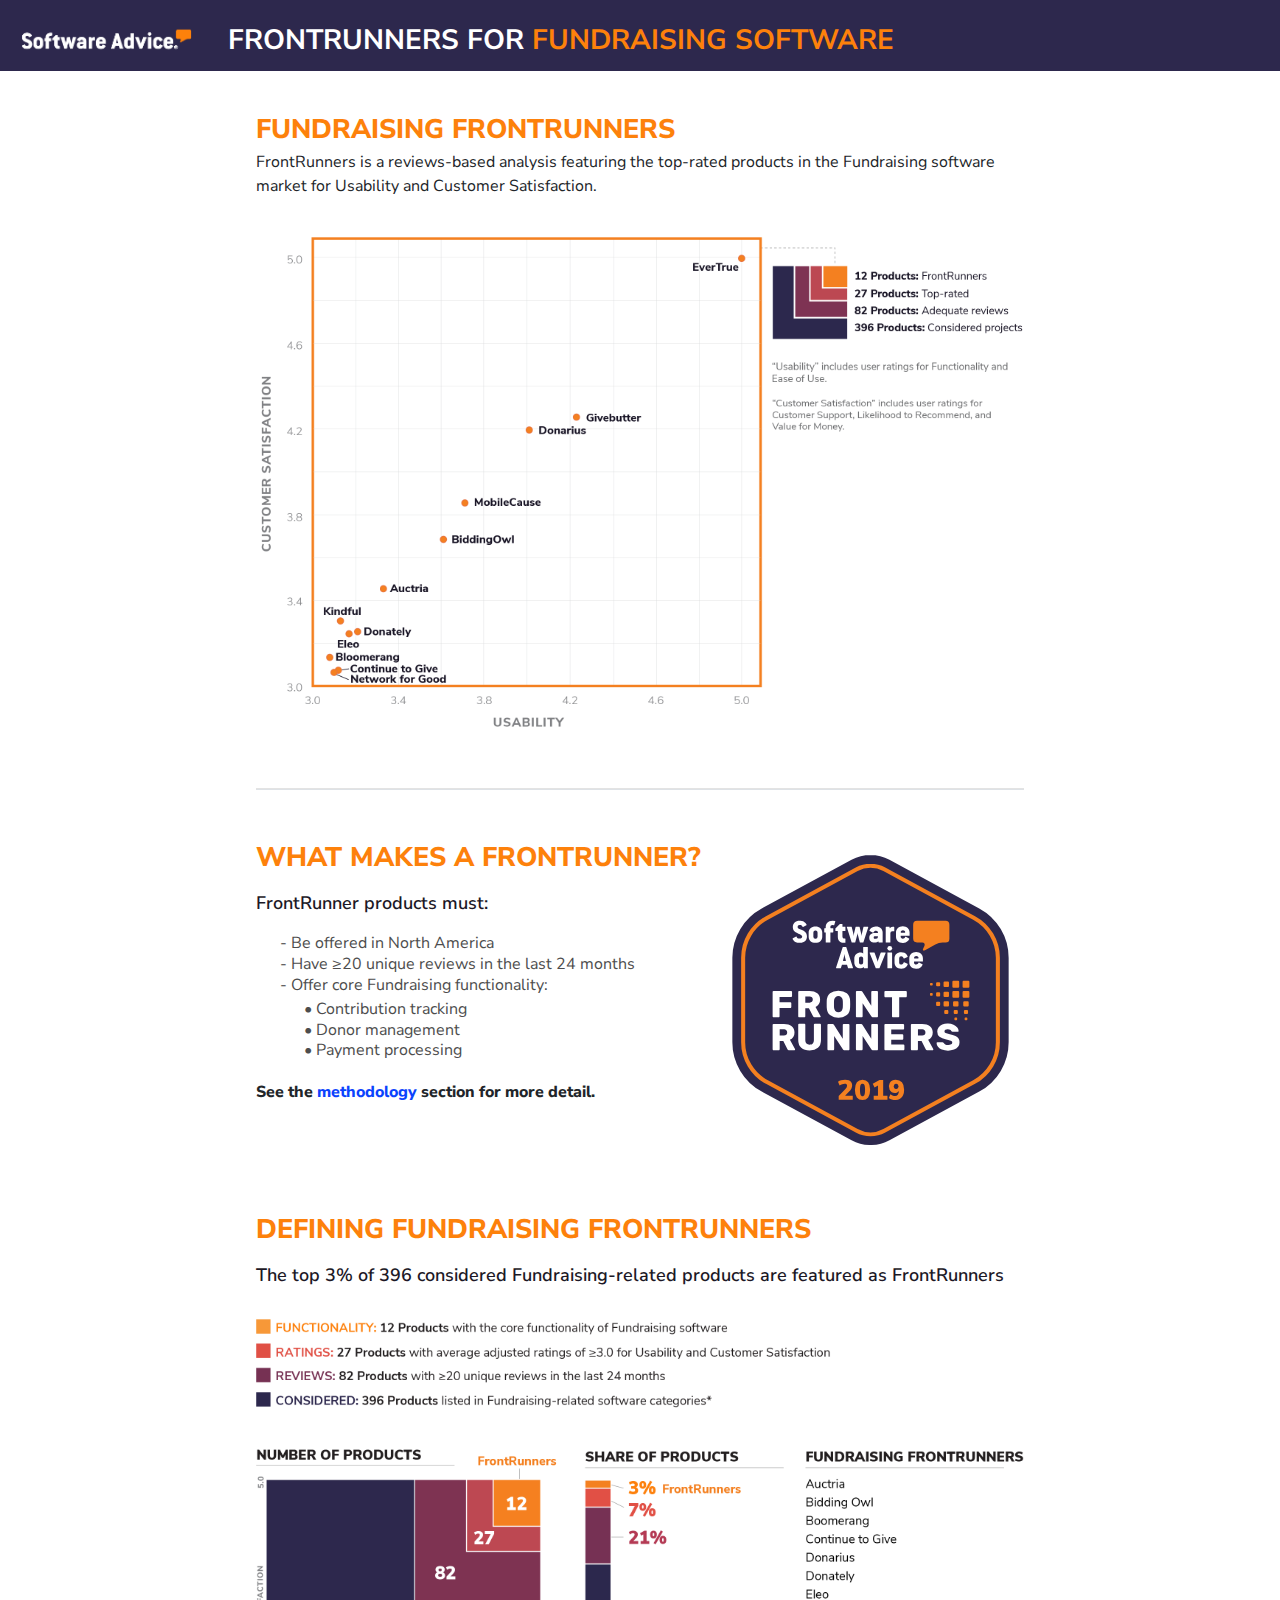
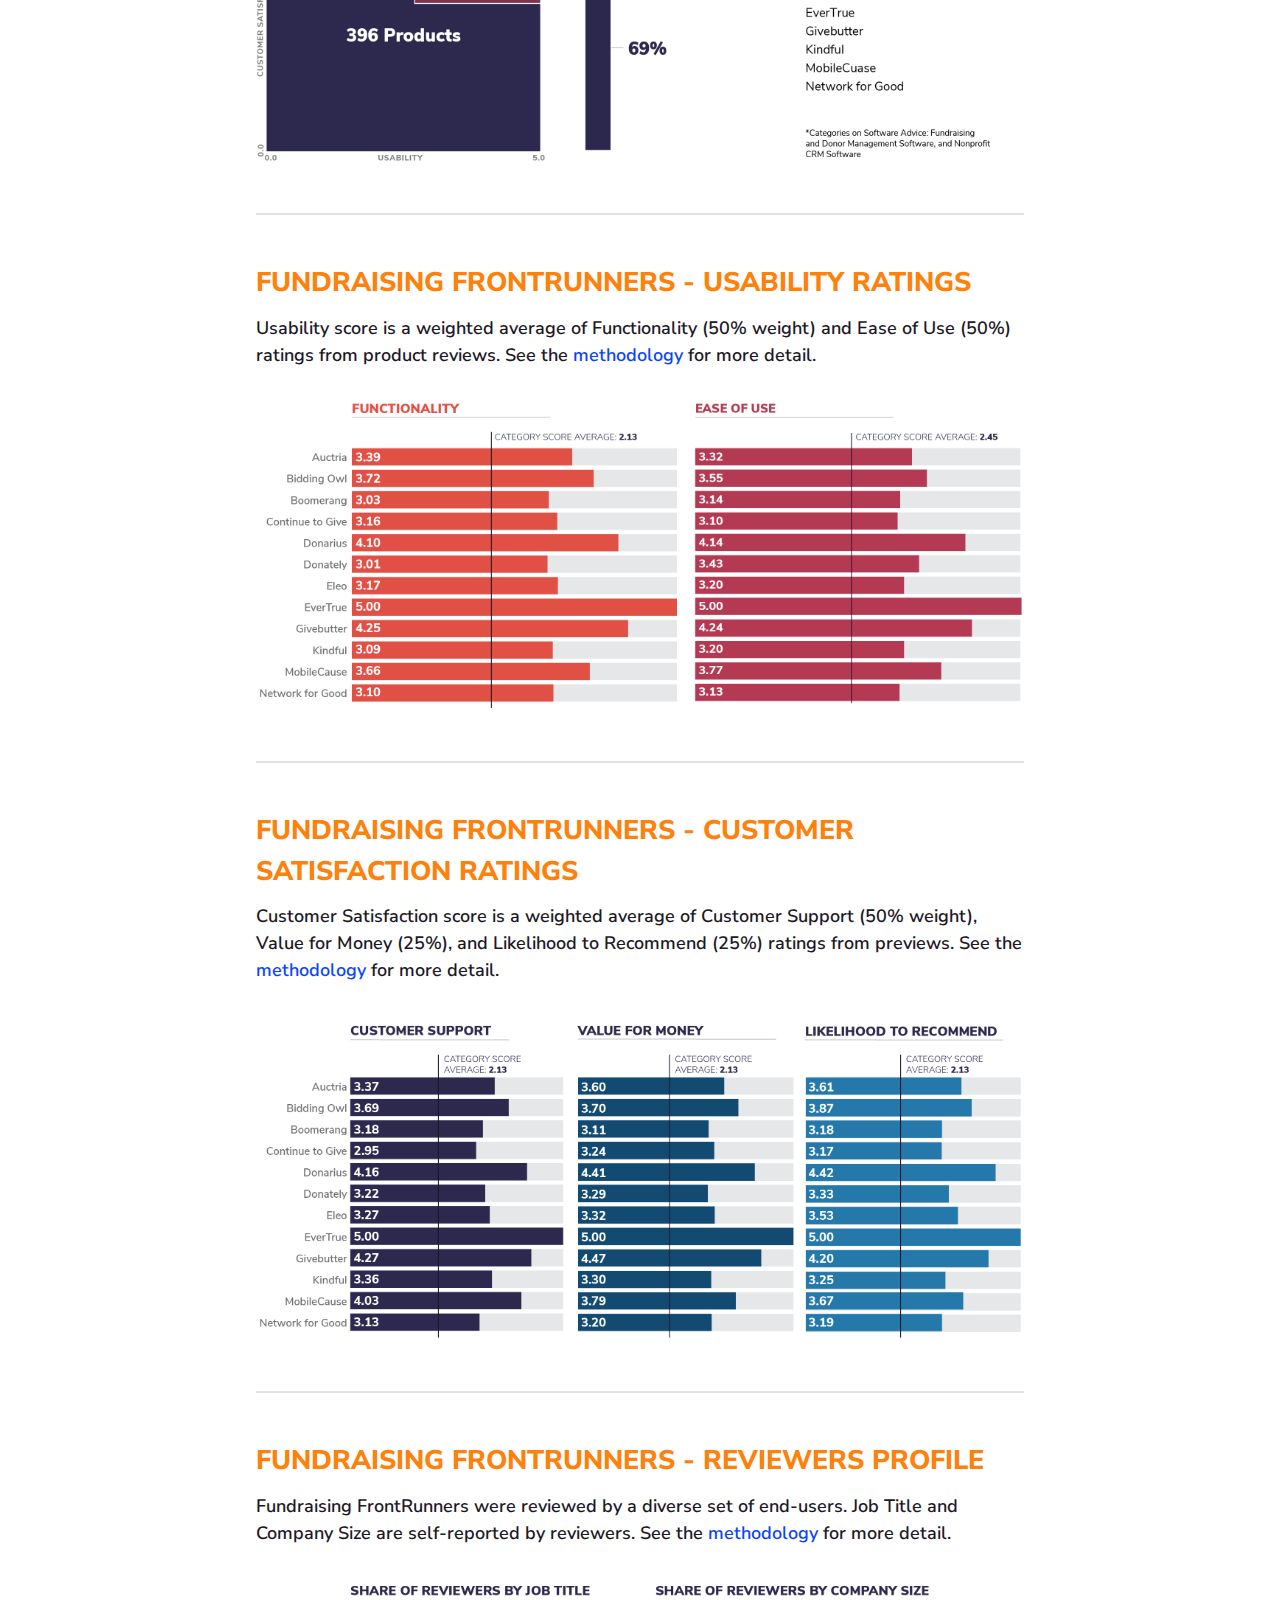
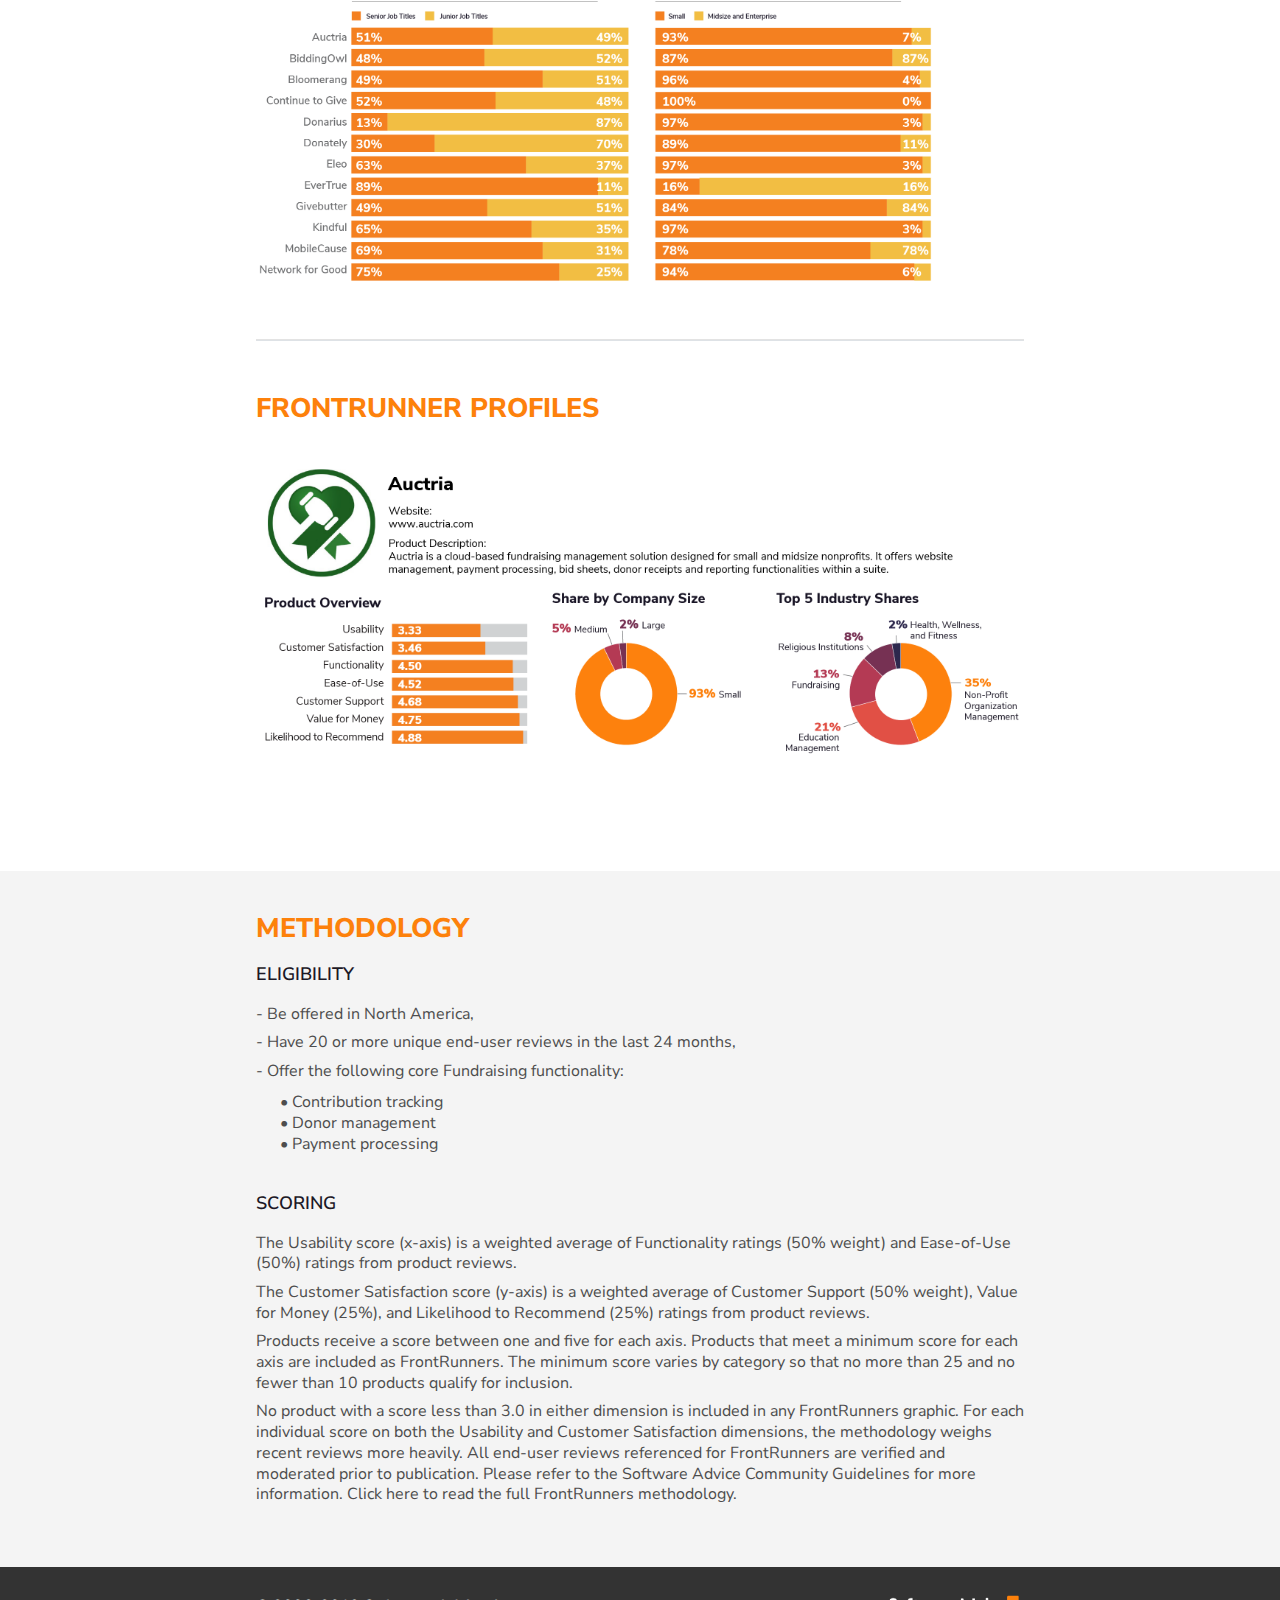
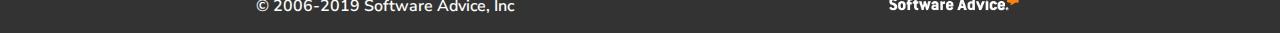
<file: index.html>
<!DOCTYPE html>

    <head>
      <title>Branded content</title>
      <link href="https://fonts.googleapis.com/css?family=Nunito+Sans:300,400,600,700,800,900&display=swap" rel="stylesheet">
      <link rel="stylesheet" href="https://stackpath.bootstrapcdn.com/bootstrap/4.3.1/css/bootstrap.min.css" integrity="sha384-ggOyR0iXCbMQv3Xipma34MD+dH/1fQ784/j6cY/iJTQUOhcWr7x9JvoRxT2MZw1T" crossorigin="anonymous">


      <link rel="stylesheet" href="css/styles.css">
    </head>

    <body>
      <!-- <header class="header">
          <div class="header-content">
              <div class="header-logo">
                 <img src="./assets/header/sa_logo.png" alt=""/>
              </div>
              <div class="header-text">
                  FrontRunners for <br/>
                  <div class="orange">Fundraising Software</div>
              </div>
              <div class="header-subText">
                  FrontRunners is a reviews-based analysis featuring the top-rated products in the Fundraising <br/>
                  software market for Usability and Customer Satisfaction.
              </div>
          </div>
      </header> -->

      <div class="container-fluid header">
        <div class="row align-items-center">
          <div class="col-lg-2 header-logo">
            <img src="./assets/header/sa_logo.png" alt="" />
          </div>
          <div class="col-sm-8">
            <div class="header-text">
              FrontRunners for
              <span class="orange">Fundraising Software</span>
            </div>
            <div class="col-lg-2">
            </div>
          </div>

        </div>

      </div>

      <aside class="aside">
        <div class="aside-content">
          <div class="flex-column">
            <span class="font-large orange-text extra-bold">Fundraising FrontRunners </span>
          </div>
          <div class="header-subText">
            FrontRunners is a reviews-based analysis featuring the top-rated products in the Fundraising software market for Usability and Customer Satisfaction.
          </div>
          <div class="grid-12">
            <div class="gray-box">
              <img src="assets/widgetOne/2020 Iterations_FR Grid_v2.png" />
            </div>
          </div>
          <div class="border-bottom"></div>
        </div>
      </aside>

      <aside class="aside">
        <div class="aside-content">
          <div class="widget-one">
            <div class="grid-8">
              <div class="flex-column">
                <span class="font-large orange-text extra-bold"> What Makes A FrontRunner? </span>
                <span class="font-medium semi-bold widget-one-sub-text ">
                  FrontRunner products must:
                </span>
                <span class="flex-column font-small semi-bold widget-one-info-text grey-text">
                  <span> - Be offered in North America </span>
                  <span> - Have ≥20 unique reviews in the last 24 months </span>
                  <span> - Offer core Fundraising functionality: </span>
                  <span class="widget-one-info-sub-text">
                    • Contribution tracking <br />
                    • Donor management <br />
                    • Payment processing<br />
                  </span>
                </span>
                <span class="font-small extra-bold">
                  See the <a class="link" href="https://www.softwareadvice.com/frontrunners-methodology"> methodology</a>  section for more detail.
                </span>
              </div>
            </div>
            <div class="grid-4 badgeImage verticalCenter">
              <img src="./assets/widgetOne/FRBadge.svg" />
            </div>
          </div>
        </div>
      </aside>

      <aside class="aside">
        <div class="aside-content">
          <div class="flex-column">
            <span class="font-large orange-text extra-bold"> Defining Fundraising FrontRunners </span>
            <span class="font-medium semi-bold widget-one-sub-text ">
              The top 3% of 396 considered Fundraising-related products are featured as FrontRunners
            </span>
          </div>
          <div class="grid-12">
            <div class="gray-box">
              <img src="assets/widgetOne/2020 Iterations_GridExplainer_v2.png" />
            </div>
          </div>
          <div class="border-bottom"></div>
        </div>
      </aside>



      <aside class="aside">
        <div class="aside-content">
          <div class="flex-column">
            <span class="font-large orange-text extra-bold"> Fundraising FrontRunners - Usability Ratings </span>
            <span class="font-medium semi-bold widget-one-sub-text ">
              Usability score is a weighted average of Functionality (50% weight) and Ease of Use (50%) ratings from product reviews. See the <a class="link" href="https://www.softwareadvice.com/frontrunners-methodology"> methodology</a> for more detail.

            </span>
          </div>
          <div class="grid-12">
            <div class="gray-box uasbility">
              <img src="assets/widgetOne/2020 Iterations_Usability_v2.png" />
            </div>
          </div>
          <div class="border-bottom"></div>
        </div>
      </aside>

      <aside class="aside">
        <div class="aside-content">
          <div class="flex-column">
            <span class="font-large orange-text extra-bold">Fundraising FrontRunners - Customer Satisfaction Ratings</span>
            <span class="font-medium semi-bold widget-one-sub-text ">
              Customer Satisfaction score is a weighted average of Customer Support (50% weight), Value for Money (25%), and Likelihood to Recommend (25%) ratings from previews. See the <a class="link" href="https://www.softwareadvice.com/frontrunners-methodology"> methodology</a> for more detail.
            </span>
          </div>
          <div class="grid-12">
            <div class="gray-box customer-satistaction">
              <img src="assets/widgetOne/2020 Iterations_Ease of Use_v2.png" />
            </div>
          </div>
          <div class="border-bottom"></div>
        </div>
      </aside>

      <aside class="aside">
            <div class="aside-content review">
                <div class="flex-column">
                    <span class="font-large orange-text extra-bold">Fundraising FrontRunners - Reviewers Profile</span>
                    <span class="font-medium semi-bold widget-one-sub-text ">
               Fundraising FrontRunners were reviewed by a diverse set of end-users. Job Title and Company Size are self-reported by reviewers. See the <a class="link" href="https://www.softwareadvice.com/frontrunners-methodology"> methodology</a> for more detail.
                  </span>
                </div>
                <div class="grid-12">
                  <div class="gray-box">
                    <img src="assets/widgetOne/2020 Iterations_UserReviews.png" />
                  </div>
                </div>
                <div class="border-bottom"></div>
            </div>
        </aside>

      <aside class="aside">
        <div class="aside-content">
          <div class="flex-column">
            <span class="font-large orange-text extra-bold">FrontRunner Profiles</span>
          </div>

          <div class="flex-column">
            <div class="gray-box">
              <img src="assets/widgetOne/2020 Iterations_Profile.png" alt="">
            </div>
          </div>


          <!-- <div class="widget-one three-cols">
                    <div class="grid-3 verticalCenter">
                       <div class="gray-box-2">
                           <img src="./assets/widgetOne/1.png"/>
                       </div>
                    </div>
                     <div class="grid-3 verticalCenter">
                        <div class="gray-box-2">
                            <img src="./assets/widgetOne/1.png"/>
                        </div>
                    </div>
                     <div class="grid-3 verticalCenter">
                        <div class="gray-box-2">
                            <img src="./assets/widgetOne/1.png"/>
                        </div>
                    </div>
                </div>
                      <div class="widget-one">
                    <div class="grid-3 verticalCenter">
                        <div class="gray-box-2">
                            <img src="./assets/widgetOne/1.png"/>
                        </div>
                    </div>
                     <div class="grid-3 verticalCenter">
                        <div class="gray-box-2">
                            <img src="./assets/widgetOne/1.png"/>
                        </div>
                    </div>
                     <div class="grid-3 verticalCenter">
                       <div class="gray-box-2">
                           <img src="./assets/widgetOne/1.png"/>
                       </div>
                    </div>
                   </div>
                   <div class="widget-one">
                    <div class="grid-3 verticalCenter">
                       <div class="gray-box-2">
                           <img src="./assets/widgetOne/1.png"/>
                       </div>
                    </div>
                     <div class="grid-3 verticalCenter">
                        <div class="gray-box-2">
                            <img src="./assets/widgetOne/1.png"/>
                        </div>
                    </div>
                     <div class="grid-3 verticalCenter">
                       <div class="gray-box-2">
                           <img src="./assets/widgetOne/1.png"/>
                       </div>
                    </div> -->
        </div>
        </div>
      </aside>
      <aside class="aside grey-bg">
        <div class="aside-content">
          <div class="flex-column">
            <span class="font-large orange-text extra-bold">Methodology </span>
            <span class="font-medium semi-bold widget-one-sub-text ">
              ELIGIBILITY
            </span>
            <span class="flex-column font-small semi-bold widget-one-info-text grey-text">
              <span> - Be offered in North America, </span>
              <span> - Have 20 or more unique end-user reviews in the last 24 months, </span>
              <span> - Offer the following core Fundraising functionality: </span>
              <span class="widget-one-info-sub-text">
                • Contribution tracking <br />
                • Donor management <br />
                • Payment processing<br />
              </span>
            </span>
            <span class="font-medium semi-bold widget-one-sub-text ">
              SCORING
            </span>
            <span class="flex-column font-small semi-bold widget-one-info-text grey-text">
              <span>The Usability score (x-axis) is a weighted average of Functionality ratings (50% weight) and Ease-of-Use (50%) ratings from product reviews.</span>
              <span>The Customer Satisfaction score (y-axis) is a weighted average of Customer Support (50% weight), Value for Money (25%), and Likelihood to Recommend (25%) ratings from product reviews.</span>
              <span> Products receive a score between one and five for each axis. Products that meet a minimum score for each axis are included as FrontRunners. The minimum score varies by category so that no more than 25 and no fewer than 10
                products qualify for inclusion. </span>
              <span> No product with a score less than 3.0 in either dimension is included in any FrontRunners graphic. For each individual score on both the Usability and Customer Satisfaction dimensions, the methodology weighs recent reviews more
                heavily. All end-user reviews referenced for FrontRunners are verified and moderated prior to publication. Please refer to the Software Advice Community Guidelines for more information. Click here to read the full FrontRunners
                methodology. </span>
            </span>
          </div>
        </div>
      </aside>

      <aside class="footer">
        <div class="aside-content">
          <span class="flex-column font-small semi-bold widget-one-info-text ft-txt">© 2006-2019 Software Advice, Inc </span>
          <span class="ft-img"><img src="./assets/header/sa_logo.png" alt="" /></span>
        </div>
      </aside>
      <footer>

      </footer>


      <script src="https://code.jquery.com/jquery-3.3.1.slim.min.js" integrity="sha384-q8i/X+965DzO0rT7abK41JStQIAqVgRVzpbzo5smXKp4YfRvH+8abtTE1Pi6jizo" crossorigin="anonymous"></script>
      <script src="https://cdnjs.cloudflare.com/ajax/libs/popper.js/1.14.7/umd/popper.min.js" integrity="sha384-UO2eT0CpHqdSJQ6hJty5KVphtPhzWj9WO1clHTMGa3JDZwrnQq4sF86dIHNDz0W1" crossorigin="anonymous"></script>
      <script src="https://stackpath.bootstrapcdn.com/bootstrap/4.3.1/js/bootstrap.min.js" integrity="sha384-JjSmVgyd0p3pXB1rRibZUAYoIIy6OrQ6VrjIEaFf/nJGzIxFDsf4x0xIM+B07jRM" crossorigin="anonymous"></script>
    </body>

    </html>
</file>
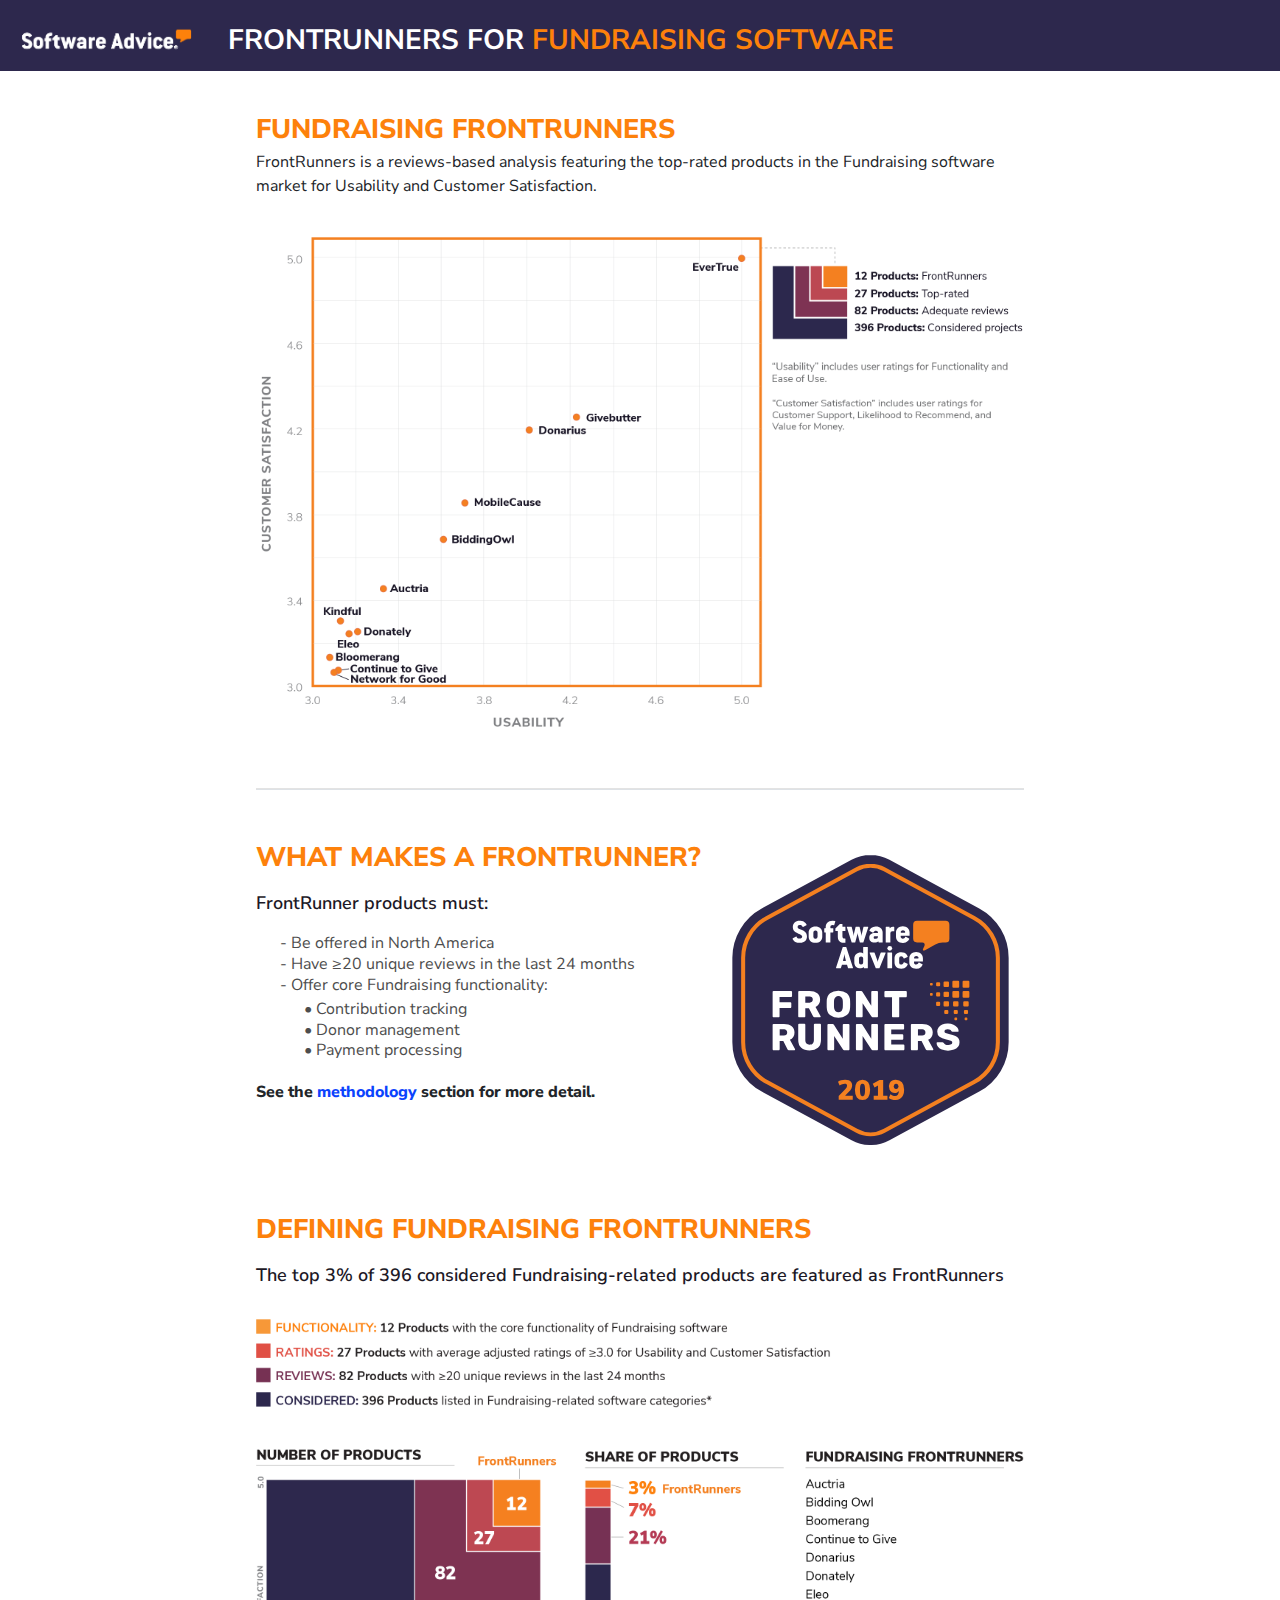
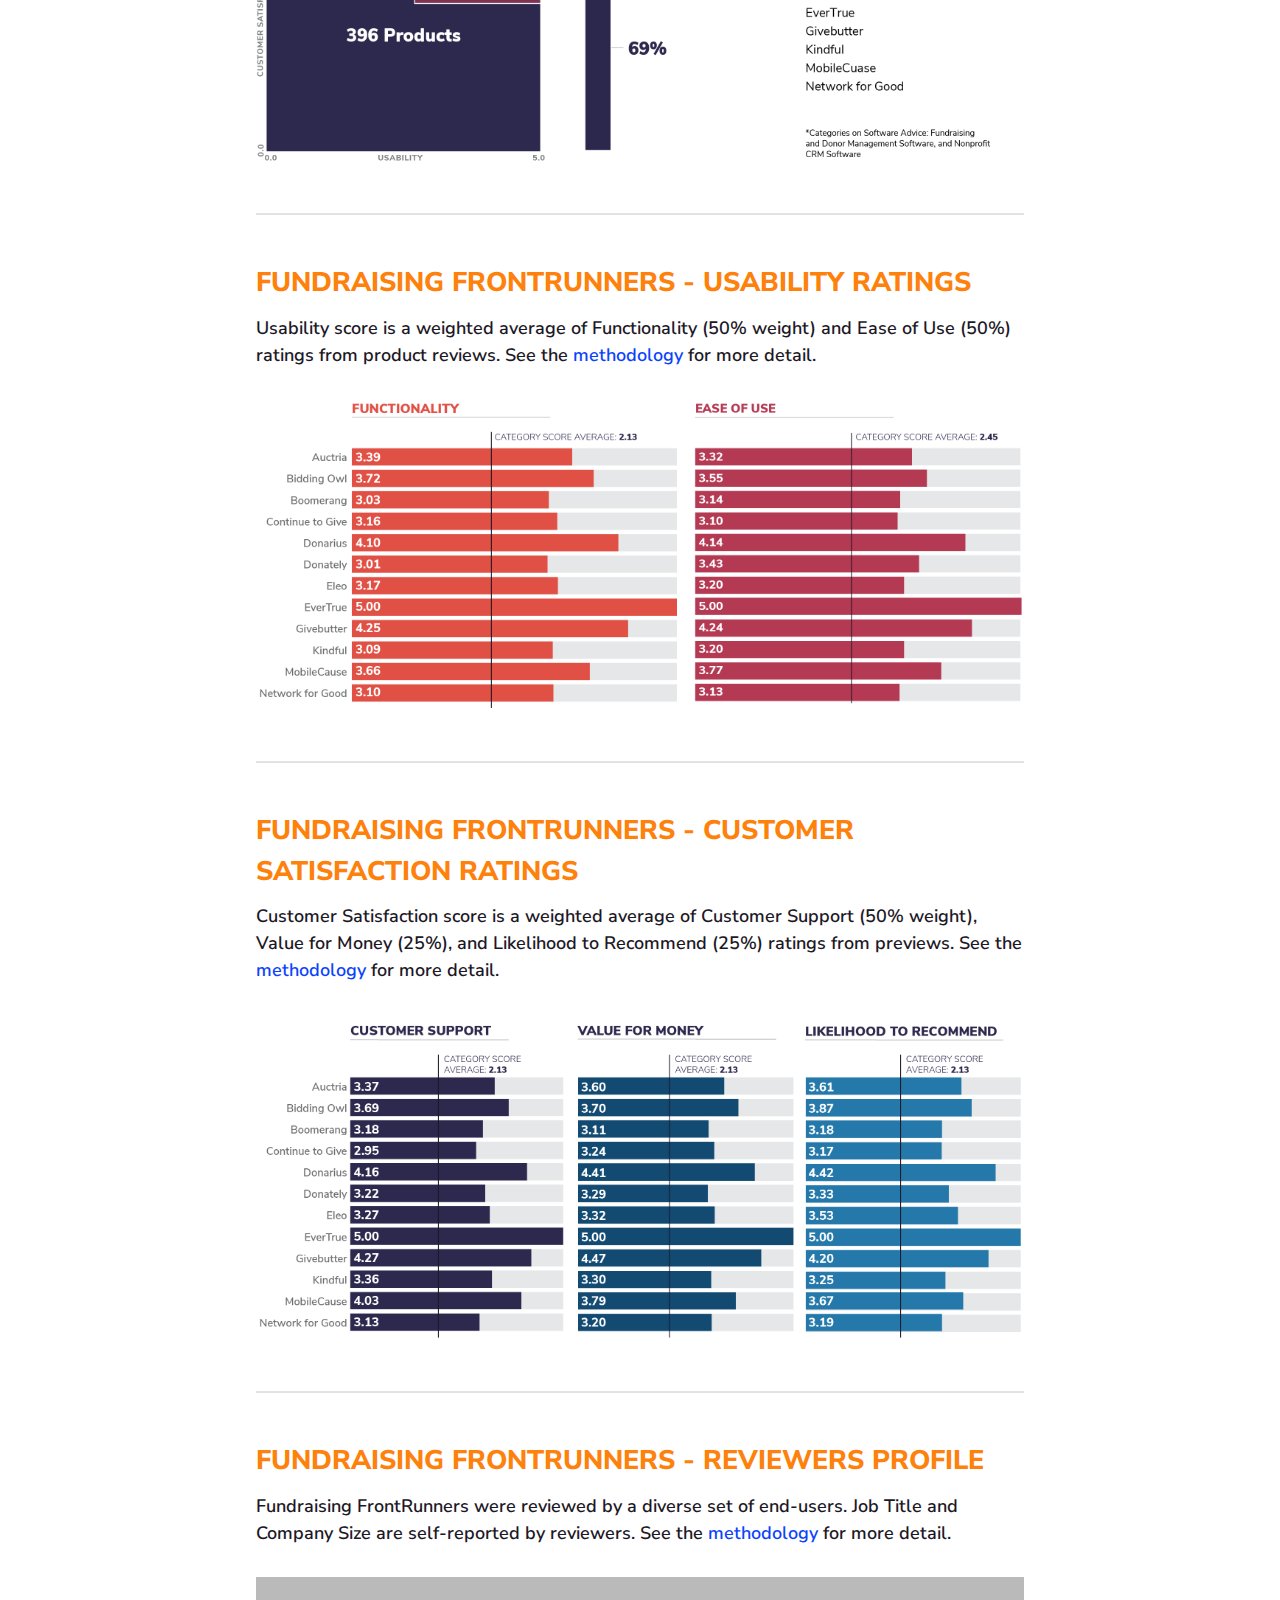
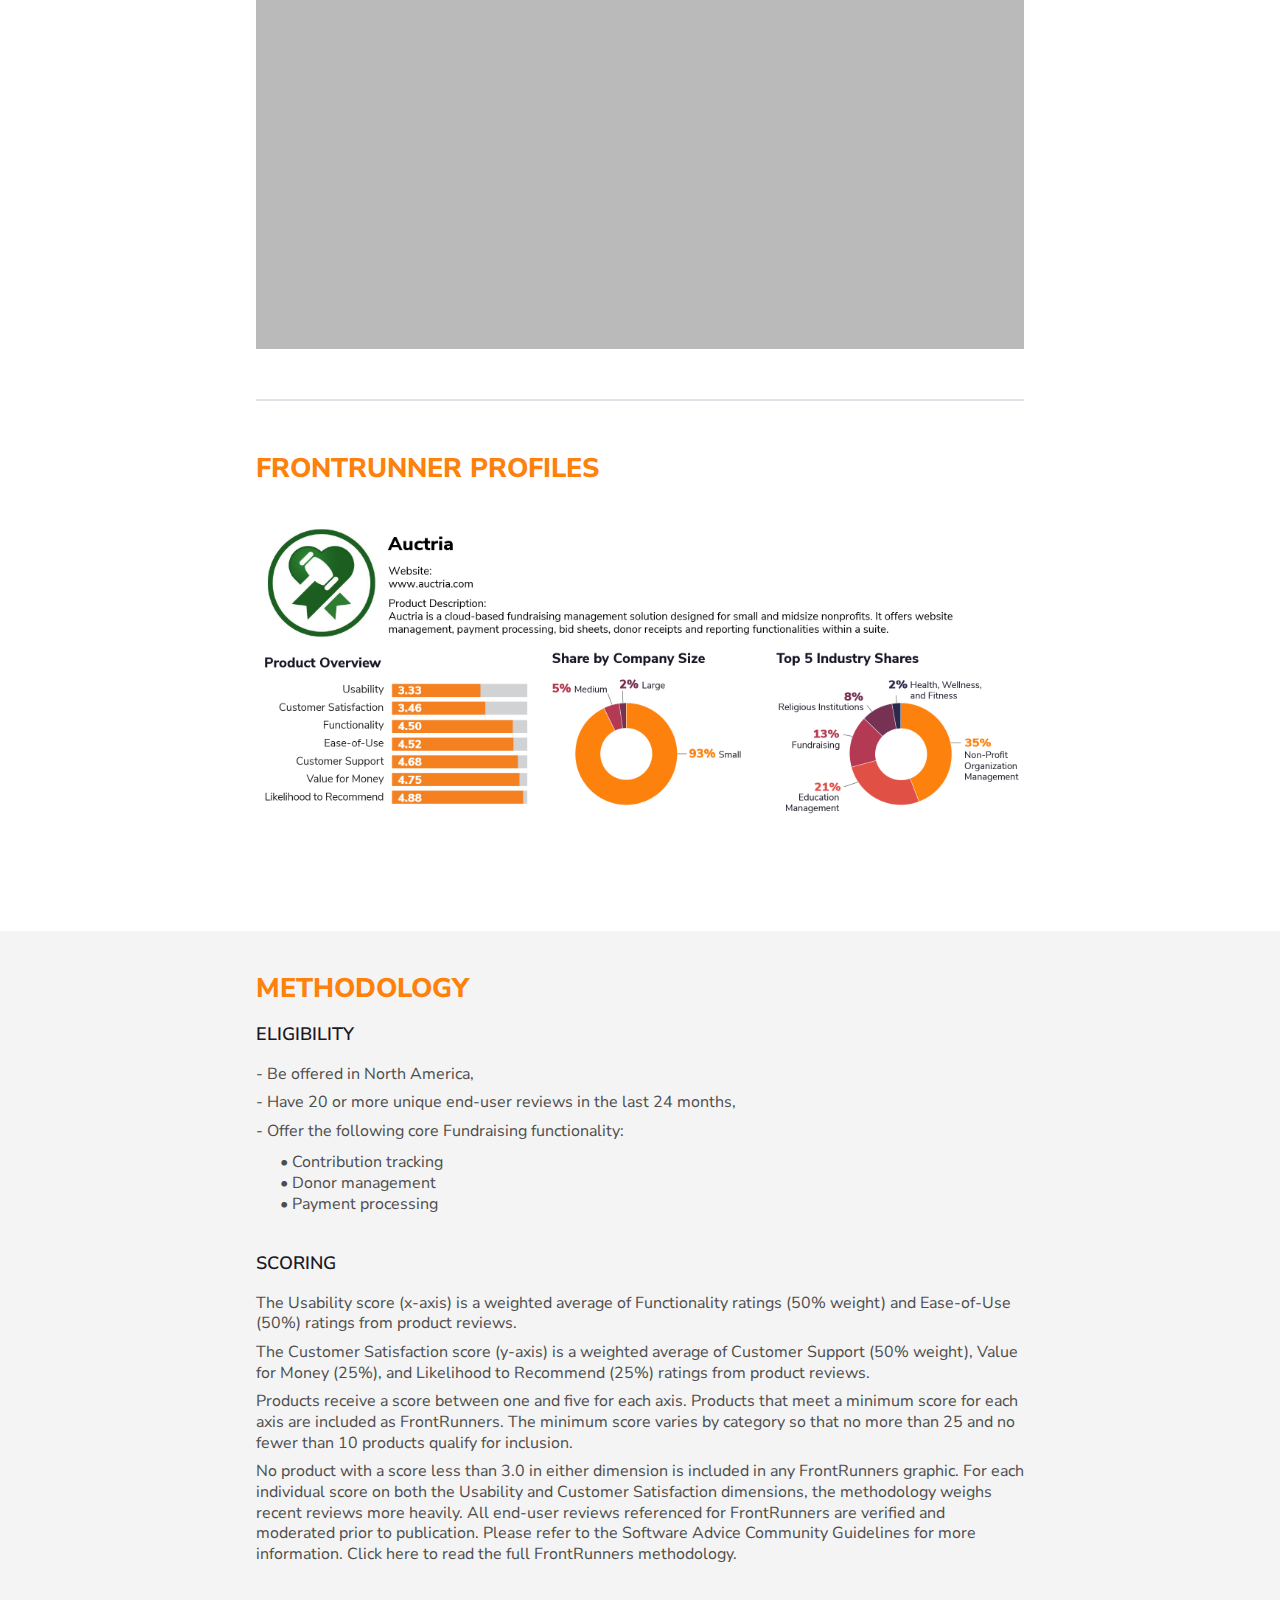
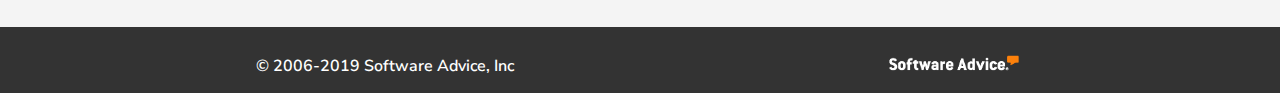
<file: Poc.html>
<!DOCTYPE html>

    <head>
      <title>Branded content</title>
      <link href="https://fonts.googleapis.com/css?family=Nunito+Sans:300,400,600,700,800,900&display=swap" rel="stylesheet">
      <link rel="stylesheet" href="https://stackpath.bootstrapcdn.com/bootstrap/4.3.1/css/bootstrap.min.css" integrity="sha384-ggOyR0iXCbMQv3Xipma34MD+dH/1fQ784/j6cY/iJTQUOhcWr7x9JvoRxT2MZw1T" crossorigin="anonymous">


      <link rel="stylesheet" href="styles.css">
    </head>

    <body>
      <!-- <header class="header">
          <div class="header-content">
              <div class="header-logo">
                 <img src="./assets/header/sa_logo.png" alt=""/>
              </div>
              <div class="header-text">
                  FrontRunners for <br/>
                  <div class="orange">Fundraising Software</div>
              </div>
              <div class="header-subText">
                  FrontRunners is a reviews-based analysis featuring the top-rated products in the Fundraising <br/>
                  software market for Usability and Customer Satisfaction.
              </div>
          </div>
      </header> -->

      <div class="container-fluid header">
        <div class="row align-items-center">
          <div class="col-lg-2 header-logo">
            <img src="./assets/header/sa_logo.png" alt="" />
          </div>
          <div class="col-sm-8">
            <div class="header-text">
              FrontRunners for
              <span class="orange">Fundraising Software</span>
            </div>
            <div class="col-lg-2">
            </div>
          </div>

        </div>

      </div>

      <aside class="aside">
        <div class="aside-content">
          <div class="flex-column">
            <span class="font-large orange-text extra-bold">Fundraising FrontRunners </span>
          </div>
          <div class="header-subText">
            FrontRunners is a reviews-based analysis featuring the top-rated products in the Fundraising software market for Usability and Customer Satisfaction.
          </div>
          <div class="grid-12">
            <div class="gray-box">
              <img src="assets/widgetOne/2020 Iterations_FR Grid_v2.png" />
            </div>
          </div>
          <div class="border-bottom"></div>
        </div>
      </aside>

      <aside class="aside">
        <div class="aside-content">
          <div class="widget-one">
            <div class="grid-8">
              <div class="flex-column">
                <span class="font-large orange-text extra-bold"> What Makes A FrontRunner? </span>
                <span class="font-medium semi-bold widget-one-sub-text ">
                  FrontRunner products must:
                </span>
                <span class="flex-column font-small semi-bold widget-one-info-text grey-text">
                  <span> - Be offered in North America </span>
                  <span> - Have ≥20 unique reviews in the last 24 months </span>
                  <span> - Offer core Fundraising functionality: </span>
                  <span class="widget-one-info-sub-text">
                    • Contribution tracking <br />
                    • Donor management <br />
                    • Payment processing<br />
                  </span>
                </span>
                <span class="font-small extra-bold">
                  See the <a class="link" href="https://www.softwareadvice.com/frontrunners-methodology"> methodology</a>  section for more detail.
                </span>
              </div>
            </div>
            <div class="grid-4 badgeImage verticalCenter">
              <img src="./assets/widgetOne/FRBadge.svg" />
            </div>
          </div>
        </div>
      </aside>

      <aside class="aside">
        <div class="aside-content">
          <div class="flex-column">
            <span class="font-large orange-text extra-bold"> Defining Fundraising FrontRunners </span>
            <span class="font-medium semi-bold widget-one-sub-text ">
              The top 3% of 396 considered Fundraising-related products are featured as FrontRunners
            </span>
          </div>
          <div class="grid-12">
            <div class="gray-box">
              <img src="assets/widgetOne/2020 Iterations_GridExplainer_v2.png" />
            </div>
          </div>
          <div class="border-bottom"></div>
        </div>
      </aside>



      <aside class="aside">
        <div class="aside-content">
          <div class="flex-column">
            <span class="font-large orange-text extra-bold"> Fundraising FrontRunners - Usability Ratings </span>
            <span class="font-medium semi-bold widget-one-sub-text ">
              Usability score is a weighted average of Functionality (50% weight) and Ease of Use (50%) ratings from product reviews. See the <a class="link" href="https://www.softwareadvice.com/frontrunners-methodology"> methodology</a> for more detail.

            </span>
          </div>
          <div class="grid-12">
            <div class="gray-box uasbility">
              <img src="assets/widgetOne/2020 Iterations_Usability_v2.png" />
            </div>
          </div>
          <div class="border-bottom"></div>
        </div>
      </aside>

      <aside class="aside">
        <div class="aside-content">
          <div class="flex-column">
            <span class="font-large orange-text extra-bold">Fundraising FrontRunners - Customer Satisfaction Ratings</span>
            <span class="font-medium semi-bold widget-one-sub-text ">
              Customer Satisfaction score is a weighted average of Customer Support (50% weight), Value for Money (25%), and Likelihood to Recommend (25%) ratings from previews. See the <a class="link" href="https://www.softwareadvice.com/frontrunners-methodology"> methodology</a> for more detail.
            </span>
          </div>
          <div class="grid-12">
            <div class="gray-box customer-satistaction">
              <img src="assets/widgetOne/2020 Iterations_Ease of Use_v2.png" />
            </div>
          </div>
          <div class="border-bottom"></div>
        </div>
      </aside>

      <aside class="aside">
            <div class="aside-content review">
                <div class="flex-column">
                    <span class="font-large orange-text extra-bold">Fundraising FrontRunners - Reviewers Profile</span>
                    <span class="font-medium semi-bold widget-one-sub-text ">
               Fundraising FrontRunners were reviewed by a diverse set of end-users. Job Title and Company Size are self-reported by reviewers. See the <a class="link" href="https://www.softwareadvice.com/frontrunners-methodology"> methodology</a> for more detail.
                  </span>
                </div>
                <div class="grid-12">
                    <div class="gray-box review-profile">
                     <img src="./assets/widgetOne/2.png"/>
                    </div>
                </div>
                <div class="border-bottom"></div>
            </div>
        </aside>

      <aside class="aside">
        <div class="aside-content">
          <div class="flex-column">
            <span class="font-large orange-text extra-bold">FrontRunner Profiles</span>
          </div>

          <div class="flex-column">
            <div class="gray-box">
              <img src="assets/widgetOne/2020 Iterations_Profile.png" alt="">
            </div>
          </div>


          <!-- <div class="widget-one three-cols">
                    <div class="grid-3 verticalCenter">
                       <div class="gray-box-2">
                           <img src="./assets/widgetOne/1.png"/>
                       </div>
                    </div>
                     <div class="grid-3 verticalCenter">
                        <div class="gray-box-2">
                            <img src="./assets/widgetOne/1.png"/>
                        </div>
                    </div>
                     <div class="grid-3 verticalCenter">
                        <div class="gray-box-2">
                            <img src="./assets/widgetOne/1.png"/>
                        </div>
                    </div>
                </div>
                      <div class="widget-one">
                    <div class="grid-3 verticalCenter">
                        <div class="gray-box-2">
                            <img src="./assets/widgetOne/1.png"/>
                        </div>
                    </div>
                     <div class="grid-3 verticalCenter">
                        <div class="gray-box-2">
                            <img src="./assets/widgetOne/1.png"/>
                        </div>
                    </div>
                     <div class="grid-3 verticalCenter">
                       <div class="gray-box-2">
                           <img src="./assets/widgetOne/1.png"/>
                       </div>
                    </div>
                   </div>
                   <div class="widget-one">
                    <div class="grid-3 verticalCenter">
                       <div class="gray-box-2">
                           <img src="./assets/widgetOne/1.png"/>
                       </div>
                    </div>
                     <div class="grid-3 verticalCenter">
                        <div class="gray-box-2">
                            <img src="./assets/widgetOne/1.png"/>
                        </div>
                    </div>
                     <div class="grid-3 verticalCenter">
                       <div class="gray-box-2">
                           <img src="./assets/widgetOne/1.png"/>
                       </div>
                    </div> -->
        </div>
        </div>
      </aside>
      <aside class="aside grey-bg">
        <div class="aside-content">
          <div class="flex-column">
            <span class="font-large orange-text extra-bold">Methodology </span>
            <span class="font-medium semi-bold widget-one-sub-text ">
              ELIGIBILITY
            </span>
            <span class="flex-column font-small semi-bold widget-one-info-text grey-text">
              <span> - Be offered in North America, </span>
              <span> - Have 20 or more unique end-user reviews in the last 24 months, </span>
              <span> - Offer the following core Fundraising functionality: </span>
              <span class="widget-one-info-sub-text">
                • Contribution tracking <br />
                • Donor management <br />
                • Payment processing<br />
              </span>
            </span>
            <span class="font-medium semi-bold widget-one-sub-text ">
              SCORING
            </span>
            <span class="flex-column font-small semi-bold widget-one-info-text grey-text">
              <span>The Usability score (x-axis) is a weighted average of Functionality ratings (50% weight) and Ease-of-Use (50%) ratings from product reviews.</span>
              <span>The Customer Satisfaction score (y-axis) is a weighted average of Customer Support (50% weight), Value for Money (25%), and Likelihood to Recommend (25%) ratings from product reviews.</span>
              <span> Products receive a score between one and five for each axis. Products that meet a minimum score for each axis are included as FrontRunners. The minimum score varies by category so that no more than 25 and no fewer than 10
                products qualify for inclusion. </span>
              <span> No product with a score less than 3.0 in either dimension is included in any FrontRunners graphic. For each individual score on both the Usability and Customer Satisfaction dimensions, the methodology weighs recent reviews more
                heavily. All end-user reviews referenced for FrontRunners are verified and moderated prior to publication. Please refer to the Software Advice Community Guidelines for more information. Click here to read the full FrontRunners
                methodology. </span>
            </span>
          </div>
        </div>
      </aside>

      <aside class="footer">
        <div class="aside-content">
          <span class="flex-column font-small semi-bold widget-one-info-text ft-txt">© 2006-2019 Software Advice, Inc </span>
          <span class="ft-img"><img src="./assets/header/sa_logo.png" alt="" /></span>
        </div>
      </aside>
      <footer>

      </footer>


      <script src="https://code.jquery.com/jquery-3.3.1.slim.min.js" integrity="sha384-q8i/X+965DzO0rT7abK41JStQIAqVgRVzpbzo5smXKp4YfRvH+8abtTE1Pi6jizo" crossorigin="anonymous"></script>
      <script src="https://cdnjs.cloudflare.com/ajax/libs/popper.js/1.14.7/umd/popper.min.js" integrity="sha384-UO2eT0CpHqdSJQ6hJty5KVphtPhzWj9WO1clHTMGa3JDZwrnQq4sF86dIHNDz0W1" crossorigin="anonymous"></script>
      <script src="https://stackpath.bootstrapcdn.com/bootstrap/4.3.1/js/bootstrap.min.js" integrity="sha384-JjSmVgyd0p3pXB1rRibZUAYoIIy6OrQ6VrjIEaFf/nJGzIxFDsf4x0xIM+B07jRM" crossorigin="anonymous"></script>
    </body>

    </html>
</file>
<file: css/styles.css>
/*
* Common CSS
*/


body {
  margin: auto;
  font-family: 'Nunito Sans', sans-serif;
}

.grid-8 {
  flex: 1.2;
}

.grid-4 {
  flex: 0.8;
}

.flex-column {
  display: flex;
  flex-direction: column;
}

.font-small {
  font-family: 'Nunito Sans';
  font-weight: 300;
  font-size: 1rem;
}

.font-medium {
  font-family: 'Nunito Sans';
  font-size: 18px;
}

.font-large {
  font-size: 27px;
  text-transform: uppercase;
  font-family: 'Nunito Sans';
}

.orange-text {
  color: #fd810b;
}

.link {
  color: #0b43fd;
  text-decoration: none;
}
.extra-bold {
  font-family: 'Nunito Sans';
  font-weight: 800;
}
.semi-bold {
  font-family: 'Nunito Sans';
  font-weight: 600;
}

.grey-text {
  color: #4d4d4d;
  font-weight: 400;
}
.verticalCenter {
  display: flex;
  flex-direction: column;
  justify-content: center;
}

/*
* Header Related Css
*/
.header {
  height: auto;
  width: 100%;
  background-color: #2D284d;
}

.header-content {
  width: 70%;
  height: 100%;
  margin: 0 20%;
  display: flex;
  flex-direction: column;
  justify-content: center;
  align-items: flex-start;
}

.header-logo img {
  max-width: 100%;
  margin-top: 5%;
}

.header-text {
  /* font-size: 45px; */
  font-size: 28px;
  font-weight: 700;
  color: white;
  letter-spacing: 0;
  line-height: 30px;
  margin: 3% 0 2% 0;
  text-transform: uppercase;
}

.header-text .orange {
  color: #fd810b;
  font-family: 900;
}

.header-subText {
  font-weight: 400;
  /* color: white;  */
  font-size: 16px;
}


/*
* Content Related Css
*/
.aside {
  width: 100%;
}

.aside-content {
  padding: 3% 20% 0 20%;
  position: relative;
}

.widget-one {
  display: flex;
  flex-direction: row;
  margin-bottom: 10px;
}

.widget-one-sub-text {
  margin-top: 0.7rem;
  color: #1c1826;
}

.widget-one-info-text {
  margin: 1rem 1.5rem;
  line-height: 1.3rem;
}

.widget-one-info-sub-text {
  margin: 0.2rem 1.5rem;
}

.badgeImage img {
  height: 90%;
}

hr{
      width: 80%;

}
.grey-bg{
 background:#F4F4F4;
 margin-top: 100px;
}
.grey-bg .aside-content{
 padding: 3% 20% 3% 20%;
}
.grey-bg .grey-text span{
 margin-bottom:1%;
}
.grey-bg .grey-text{
 margin:1rem 0;
}
.footer{
 background:#333333;
}
.ft-txt{
color:#fff;
}
.footer .flex-column{
 flex-direction: initial;
}
.footer .ft-txt, .footer .ft-img{
 display:inline-block;
 width: 47%;
}
.ft-img{
 text-align: right;
 float: right;
}
.footer .aside-content {
    padding: 1% 20% 0 20%;
}
/* .gray-box {
    background: #bababa;
    width:100%;
    margin-top: 50px;
} */


.widget-one .grid-3.verticalCenter:nth-child(2){
 margin-left: 33px;
 margin-right: 33px;
 position: relative;
}
.three-cols{
 margin-top:50px;
}
.border-bottom {
    border: 1px solid rgba(184, 184, 184, 0.38823529411764707);
    margin: 50px 0 10px;
}
.widget-one .grid-3.verticalCenter:nth-child(2)::after {
    border-right: 1px solid rgba(184, 184, 184, 0.38823529411764707);
    position: absolute;
    height: 96%;
    content: "";
    right: -15px;
    top: 4px;
}
.widget-one .grid-3.verticalCenter:nth-child(2)::before {
    border-right: 1px solid rgba(184, 184, 184, 0.38823529411764707);
    position: absolute;
    height: 96%;
    content: "";
    left: -15px;
    top: 4px;
}
.ft-txt {
  margin: 1rem 0;
}
span.ft-img img {
    width: 140px;
    margin-top: 0.8rem;
}
.gray-box img, .gray-box-2 img{
 width:100%;
 margin: 30px 0 0 0;
}

.gray-box-small img, .gray-box-2-small img{
 width: 60%;
 margin: 10px;
}

.gray-box-med img, .gray-box-2-med img{
 width: 80%;
 margin: 10px;
}
/*.aside-content::after {
    position: absolute;
    width: 60%;
    content: "";
    border-bottom: 1px solid #dfdfdf;
    left: 0;
    right: 0;
    margin: 0 auto;
    top: 12%;
}*/
</file>
<file: styles.css>
/*
* Common CSS
*/


body {
  margin: auto;
  font-family: 'Nunito Sans', sans-serif;
}

.grid-8 {
  flex: 1.2;
}

.grid-4 {
  flex: 0.8;
}

.flex-column {
  display: flex;
  flex-direction: column;
}

.font-small {
  font-family: 'Nunito Sans';
  font-weight: 300;
  font-size: 1rem;
}

.font-medium {
  font-family: 'Nunito Sans';
  font-size: 18px;
}

.font-large {
  font-size: 27px;
  text-transform: uppercase;
  font-family: 'Nunito Sans';
}

.orange-text {
  color: #fd810b;
}

.link {
  color: #0b43fd;
  text-decoration: none;
}
.extra-bold {
  font-family: 'Nunito Sans';
  font-weight: 800;
}
.semi-bold {
  font-family: 'Nunito Sans';
  font-weight: 600;
}

.grey-text {
  color: #4d4d4d;
  font-weight: 400;
}
.verticalCenter {
  display: flex;
  flex-direction: column;
  justify-content: center;
}

/*
* Header Related Css
*/
.header {
  height: auto;
  width: 100%;
  background-color: #2D284d;
}

.header-content {
  width: 70%;
  height: 100%;
  margin: 0 20%;
  display: flex;
  flex-direction: column;
  justify-content: center;
  align-items: flex-start;
}

.header-logo img {
  max-width: 100%;
  margin-top: 5%;
}

.header-text {
  /* font-size: 45px; */
  font-size: 28px;
  font-weight: 700;
  color: white;
  letter-spacing: 0;
  line-height: 30px;
  margin: 3% 0 2% 0;
  text-transform: uppercase;
}

.header-text .orange {
  color: #fd810b;
  font-family: 900;
}

.header-subText {
  font-weight: 400;
  /* color: white;  */
  font-size: 16px;
}


/*
* Content Related Css
*/
.aside {
  width: 100%;
}

.aside-content {
  padding: 3% 20% 0 20%;
  position: relative;
}

.widget-one {
  display: flex;
  flex-direction: row;
  margin-bottom: 10px;
}

.widget-one-sub-text {
  margin-top: 0.7rem;
  color: #1c1826;
}

.widget-one-info-text {
  margin: 1rem 1.5rem;
  line-height: 1.3rem;
}

.widget-one-info-sub-text {
  margin: 0.2rem 1.5rem;
}

.badgeImage img {
  height: 90%;
}

hr{
      width: 80%;

}
.grey-bg{
 background:#F4F4F4;
 margin-top: 100px;
}
.grey-bg .aside-content{
 padding: 3% 20% 3% 20%;
}
.grey-bg .grey-text span{
 margin-bottom:1%;
}
.grey-bg .grey-text{
 margin:1rem 0;
}
.footer{
 background:#333333;
}
.ft-txt{
color:#fff;
}
.footer .flex-column{
 flex-direction: initial;
}
.footer .ft-txt, .footer .ft-img{
 display:inline-block;
 width: 47%;
}
.ft-img{
 text-align: right;
 float: right;
}
.footer .aside-content {
    padding: 1% 20% 0 20%;
}
/* .gray-box {
    background: #bababa;
    width:100%;
    margin-top: 50px;
} */


.widget-one .grid-3.verticalCenter:nth-child(2){
 margin-left: 33px;
 margin-right: 33px;
 position: relative;
}
.three-cols{
 margin-top:50px;
}
.border-bottom {
    border: 1px solid rgba(184, 184, 184, 0.38823529411764707);
    margin: 50px 0 10px;
}
.widget-one .grid-3.verticalCenter:nth-child(2)::after {
    border-right: 1px solid rgba(184, 184, 184, 0.38823529411764707);
    position: absolute;
    height: 96%;
    content: "";
    right: -15px;
    top: 4px;
}
.widget-one .grid-3.verticalCenter:nth-child(2)::before {
    border-right: 1px solid rgba(184, 184, 184, 0.38823529411764707);
    position: absolute;
    height: 96%;
    content: "";
    left: -15px;
    top: 4px;
}
.ft-txt {
  margin: 1rem 0;
}
span.ft-img img {
    width: 140px;
    margin-top: 0.8rem;
}
.gray-box img, .gray-box-2 img{
 width:100%;
 margin: 30px 0 0 0;
}

.gray-box-small img, .gray-box-2-small img{
 width: 60%;
 margin: 10px;
}

.gray-box-med img, .gray-box-2-med img{
 width: 80%;
 margin: 10px;
}
/*.aside-content::after {
    position: absolute;
    width: 60%;
    content: "";
    border-bottom: 1px solid #dfdfdf;
    left: 0;
    right: 0;
    margin: 0 auto;
    top: 12%;
}*/
</file>
